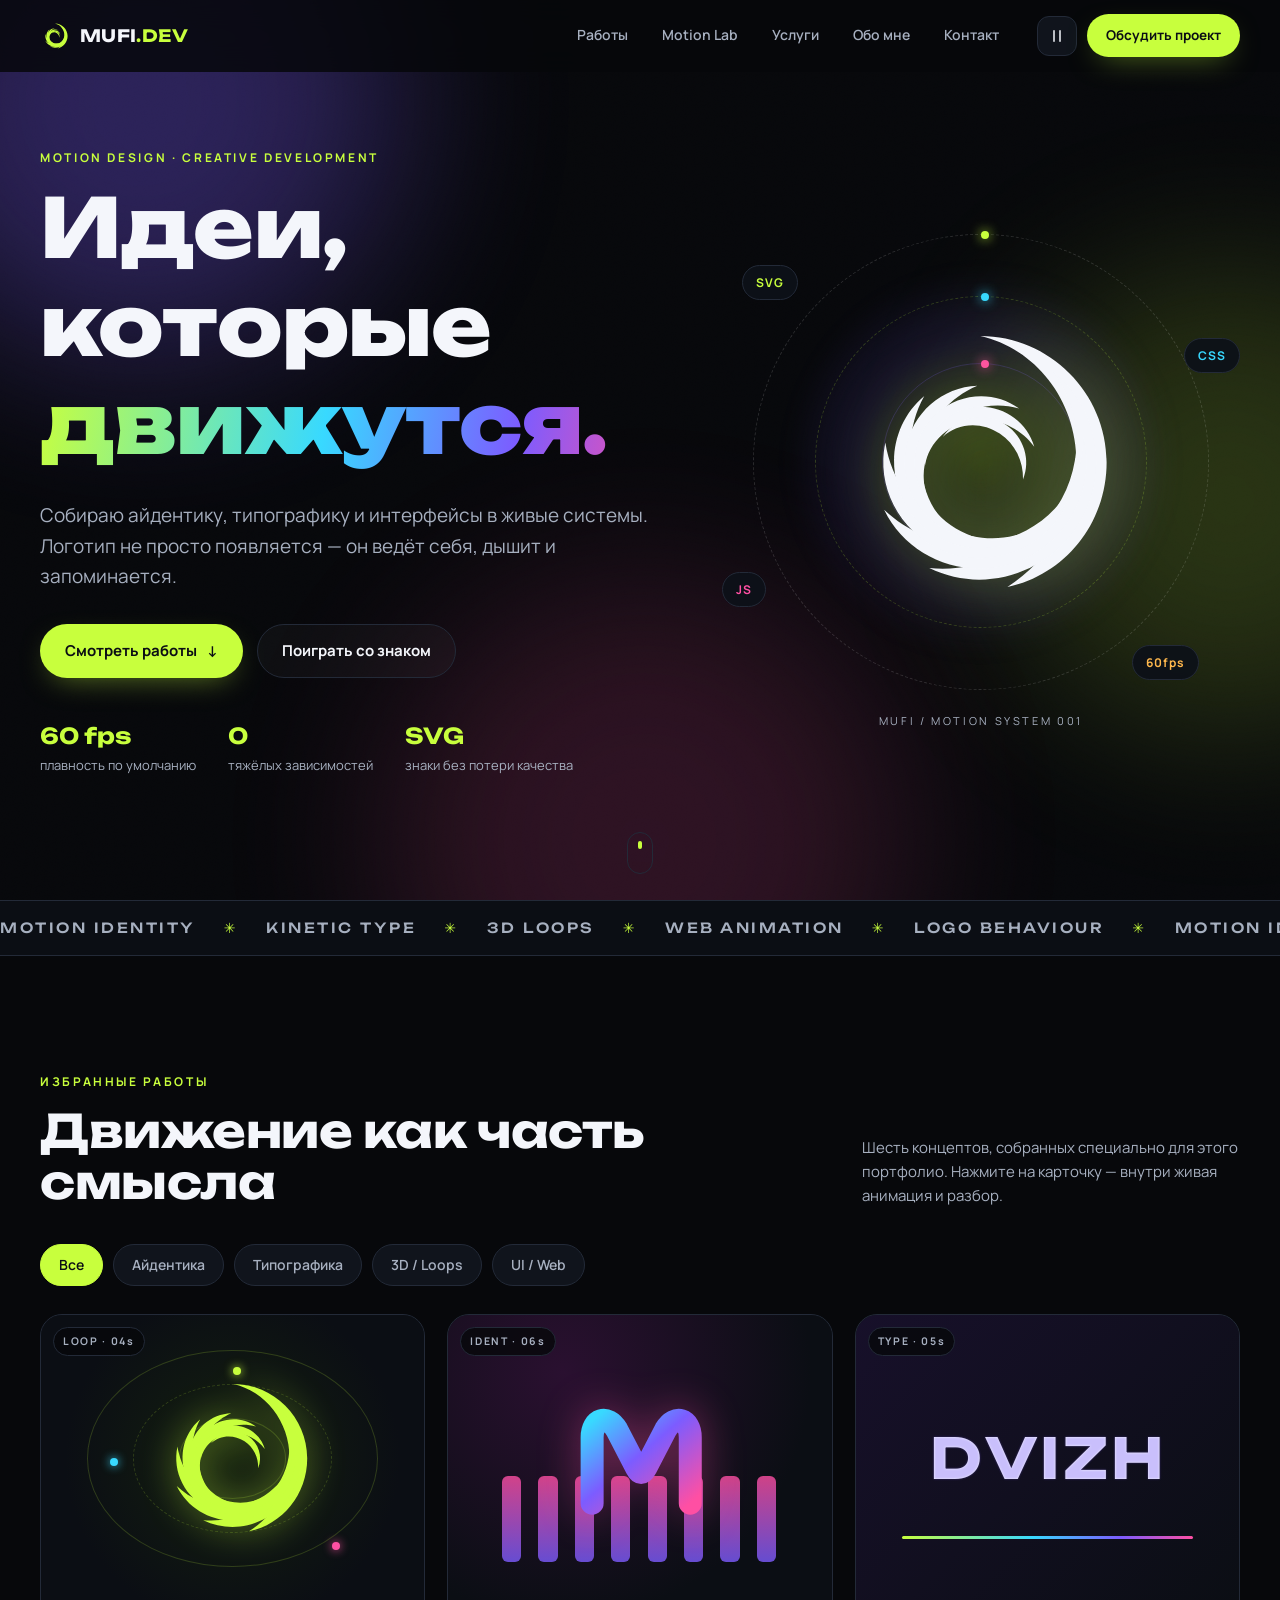
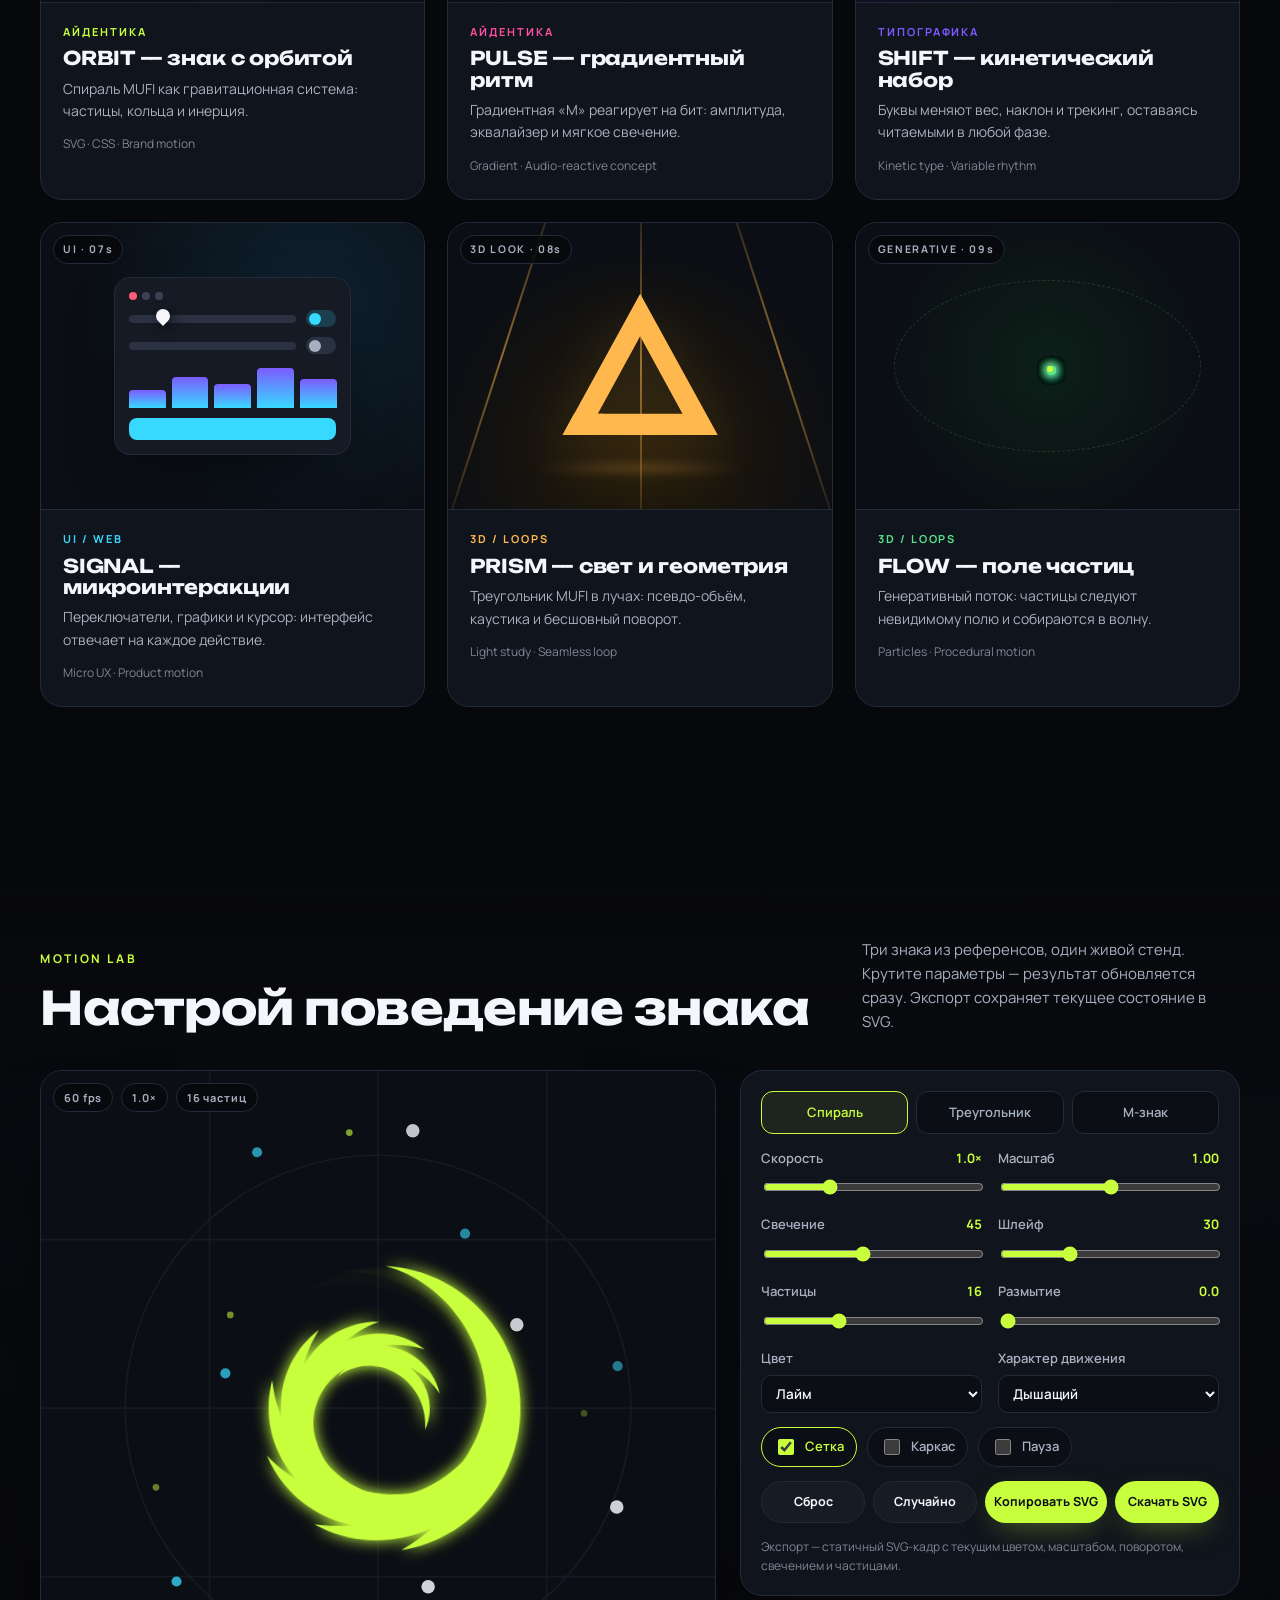
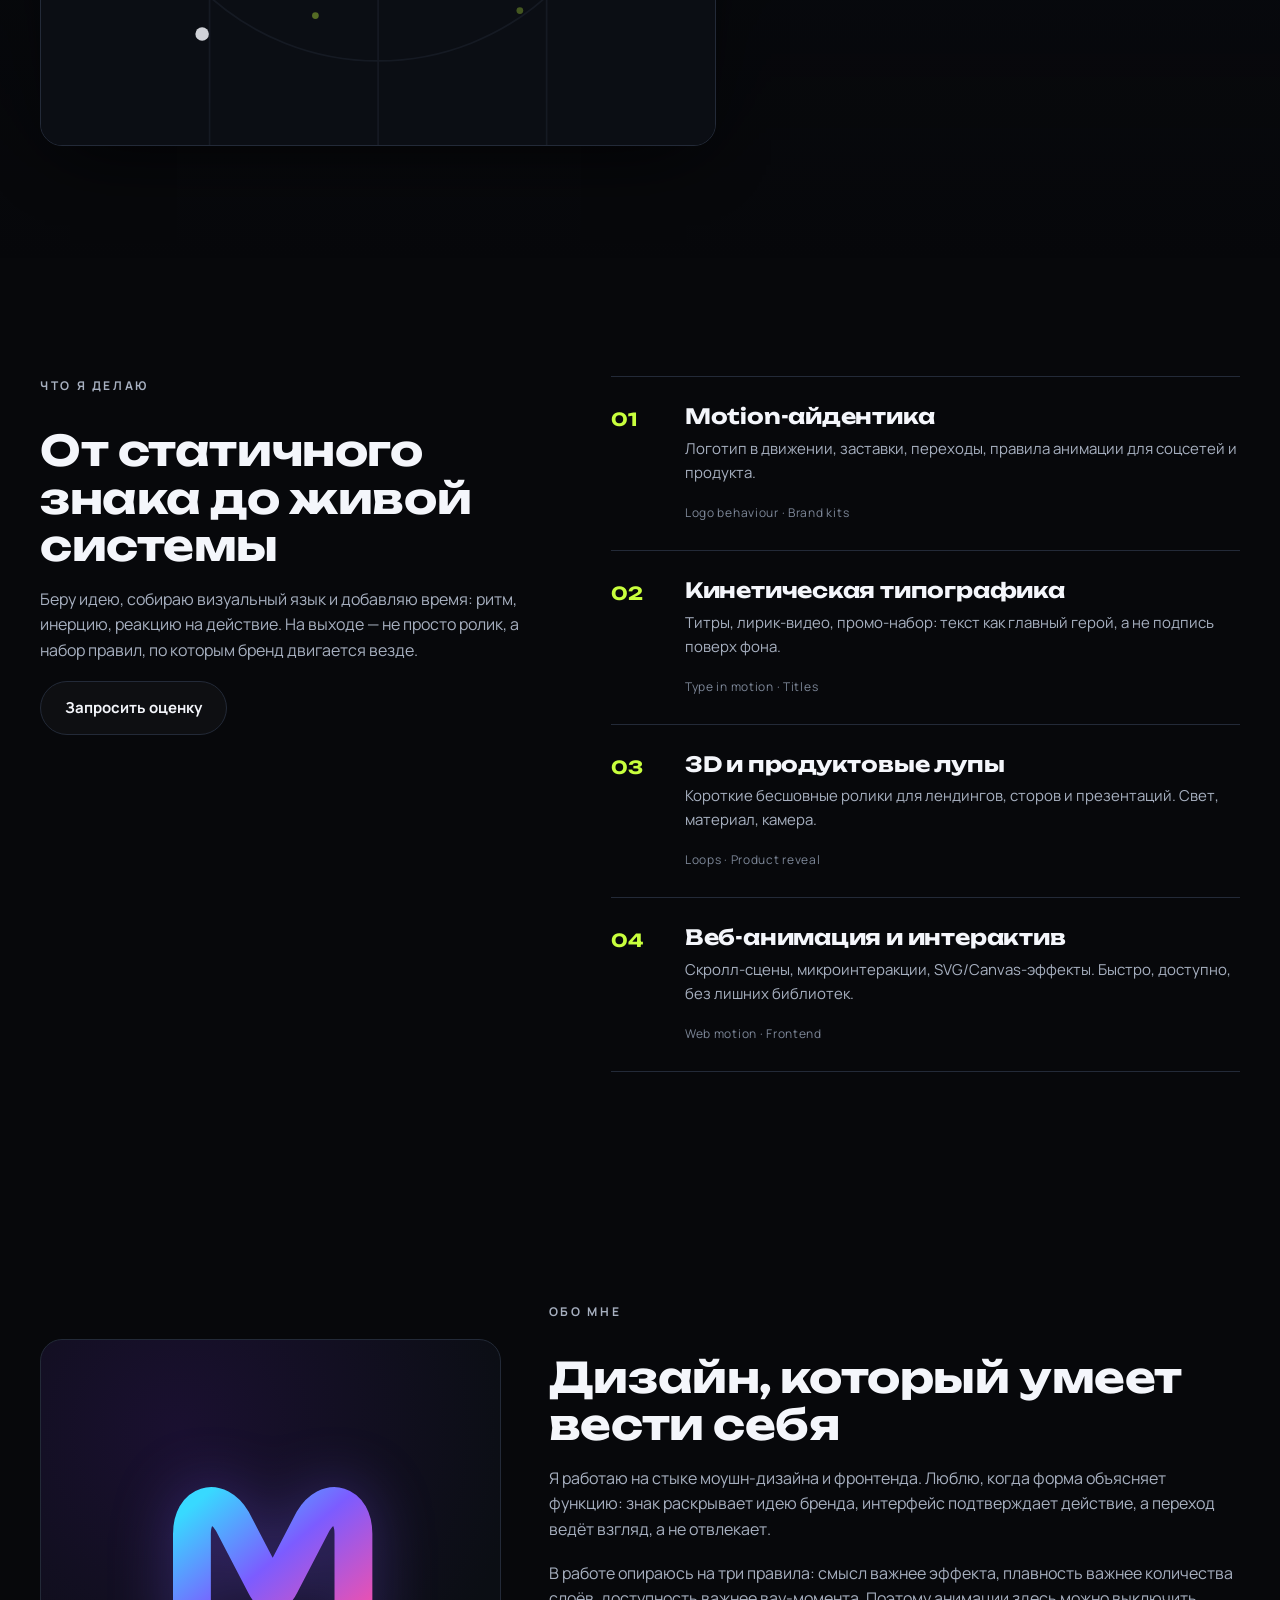
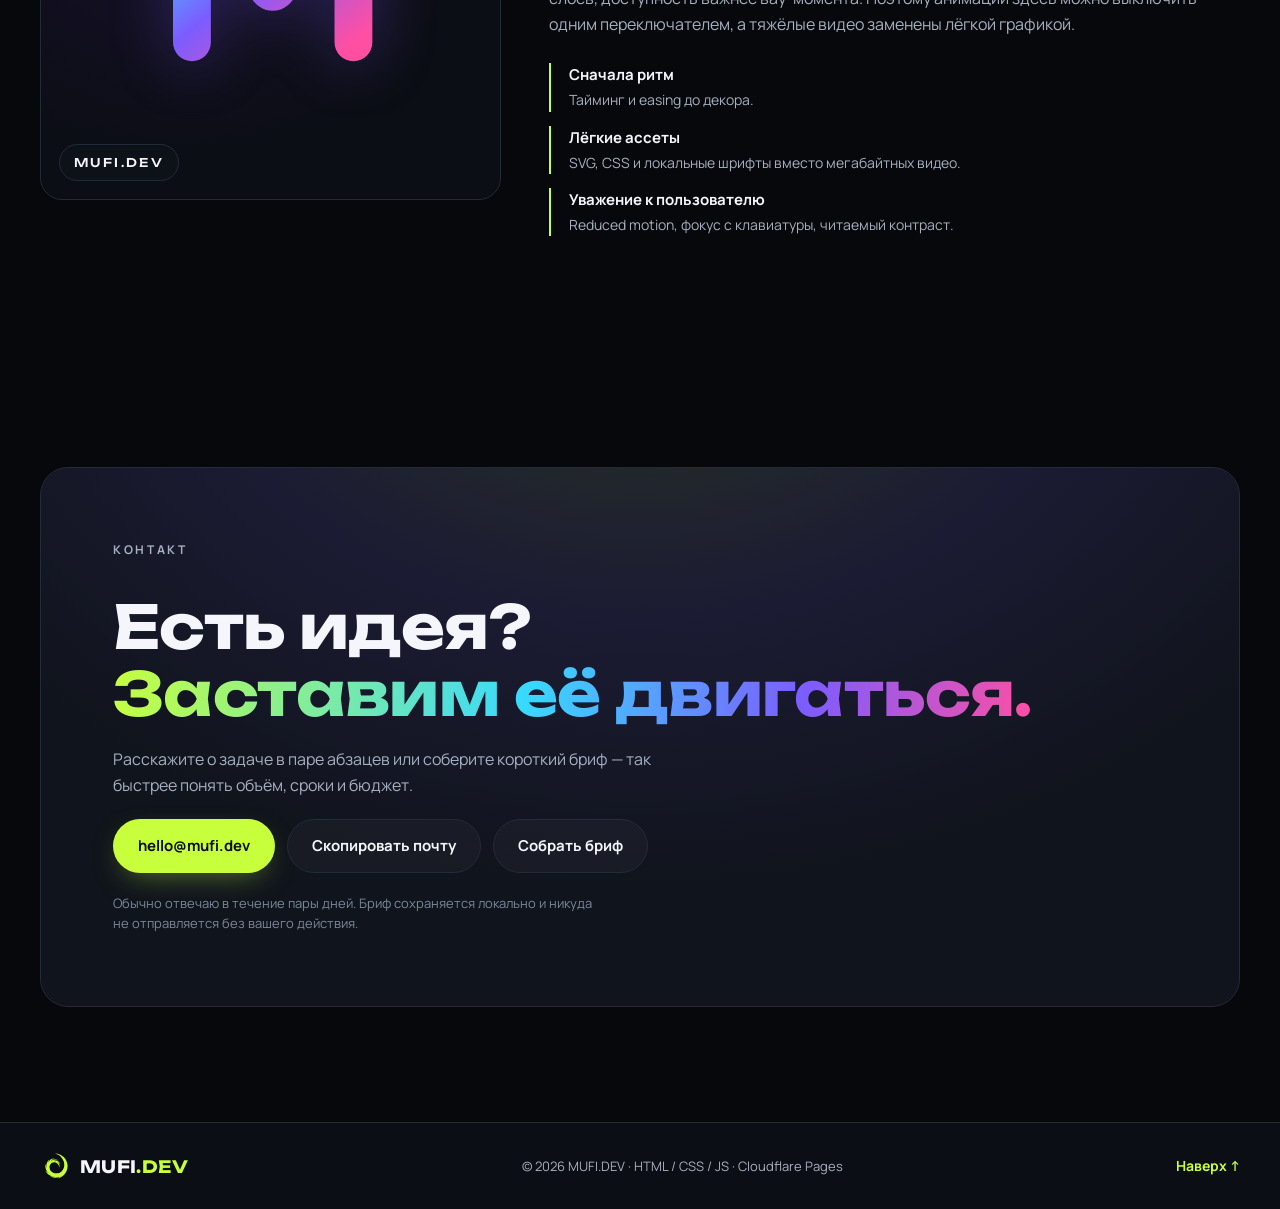
<file: index.html>
<!doctype html>
<html lang="ru">
<head>
  <meta charset="utf-8">
  <meta name="viewport" content="width=device-width, initial-scale=1">
  <title>MUFI.DEV — Motion Design & Creative Development</title>
  <meta name="description" content="Портфолио MUFI.DEV: motion-айдентика, кинетическая типографика, 3D-ролики и веб-анимация. Логотипы, которые двигаются.">
  <meta name="theme-color" content="#07080b">
  <meta property="og:title" content="MUFI.DEV — идеи, которые движутся">
  <meta property="og:description" content="Motion design, creative development и анимированные логотипы.">
  <meta property="og:type" content="website">
  <meta property="og:image" content="assets/img/og.svg">
  <link rel="icon" href="assets/img/favicon.svg" type="image/svg+xml">
  <link rel="preload" href="assets/fonts/unbounded-800-latin.woff2" as="font" type="font/woff2" crossorigin>
  <link rel="preload" href="assets/fonts/manrope-400-latin.woff2" as="font" type="font/woff2" crossorigin>
  <link rel="stylesheet" href="assets/fonts/fonts.css">
  <link rel="stylesheet" href="assets/css/style.css">
  <script defer src="assets/js/main.js"></script>
</head>
<body class="is-loading">
  <a class="skip-link" href="#main">К содержимому</a>

  <!-- Загрузочный экран: лепестки знака собираются в спираль -->
  <div class="loader" id="loader" role="status" aria-label="Загрузка сайта">
    <svg class="loader-mark" viewBox="0 0 200 200" aria-hidden="true">
      <g class="loader-blades">
        <g class="blade" style="--i:0"><use href="#blade" transform="rotate(0 100 100)"/></g>
        <g class="blade" style="--i:1"><use href="#blade" transform="rotate(38 100 100) translate(100 100) scale(.92) translate(-100 -100)"/></g>
        <g class="blade" style="--i:2"><use href="#blade" transform="rotate(76 100 100) translate(100 100) scale(.84) translate(-100 -100)"/></g>
        <g class="blade" style="--i:3"><use href="#blade" transform="rotate(114 100 100) translate(100 100) scale(.76) translate(-100 -100)"/></g>
        <g class="blade" style="--i:4"><use href="#blade" transform="rotate(152 100 100) translate(100 100) scale(.68) translate(-100 -100)"/></g>
        <g class="blade" style="--i:5"><use href="#blade" transform="rotate(190 100 100) translate(100 100) scale(.60) translate(-100 -100)"/></g>
        <g class="blade" style="--i:6"><use href="#blade" transform="rotate(228 100 100) translate(100 100) scale(.52) translate(-100 -100)"/></g>
        <g class="blade" style="--i:7"><use href="#blade" transform="rotate(266 100 100) translate(100 100) scale(.44) translate(-100 -100)"/></g>
        <g class="blade" style="--i:8"><use href="#blade" transform="rotate(304 100 100) translate(100 100) scale(.36) translate(-100 -100)"/></g>
      </g>
    </svg>
    <span class="loader-word">MUFI.DEV</span>
    <span class="loader-bar"><i></i></span>
  </div>

  <!-- Общие SVG-знаки -->
  <svg class="svg-defs" aria-hidden="true" focusable="false">
    <defs>
      <path id="blade" d="M100 16 C146 16 184 54 184 100 C184 141 156 175 118 183 C146 165 164 135 164 100 C164 58 136 24 100 16 Z"/>
      <linearGradient id="m-gradient" x1="0" y1="0" x2="1" y2="1">
        <stop offset="0" stop-color="#38d9ff"/>
        <stop offset=".45" stop-color="#7c5cff"/>
        <stop offset="1" stop-color="#ff4fa3"/>
      </linearGradient>
      <symbol id="logo-swirl" viewBox="0 0 200 200">
        <use href="#blade" transform="rotate(0 100 100)"/>
        <use href="#blade" transform="rotate(38 100 100) translate(100 100) scale(.92) translate(-100 -100)"/>
        <use href="#blade" transform="rotate(76 100 100) translate(100 100) scale(.84) translate(-100 -100)"/>
        <use href="#blade" transform="rotate(114 100 100) translate(100 100) scale(.76) translate(-100 -100)"/>
        <use href="#blade" transform="rotate(152 100 100) translate(100 100) scale(.68) translate(-100 -100)"/>
        <use href="#blade" transform="rotate(190 100 100) translate(100 100) scale(.60) translate(-100 -100)"/>
        <use href="#blade" transform="rotate(228 100 100) translate(100 100) scale(.52) translate(-100 -100)"/>
        <use href="#blade" transform="rotate(266 100 100) translate(100 100) scale(.44) translate(-100 -100)"/>
        <use href="#blade" transform="rotate(304 100 100) translate(100 100) scale(.36) translate(-100 -100)"/>
      </symbol>
      <symbol id="logo-triangle" viewBox="0 0 200 200">
        <path fill-rule="evenodd" d="M100 18 L188 178 H12 Z M100 66 L52 154 H148 Z"/>
        <path d="M12 178 H70 L58 154 H25 Z" opacity=".9"/>
      </symbol>
      <symbol id="logo-m" viewBox="0 0 200 200">
        <path d="M38 158 V72 C38 48 58 42 70 62 L96 112 C100 120 104 120 108 112 L134 62 C146 42 166 48 166 72 V158"
              fill="none" stroke="url(#m-gradient)" stroke-width="30" stroke-linecap="round" stroke-linejoin="round"/>
      </symbol>
      <filter id="lab-glow" x="-60%" y="-60%" width="220%" height="220%">
        <feGaussianBlur stdDeviation="6" result="b"/>
        <feMerge><feMergeNode in="b"/><feMergeNode in="SourceGraphic"/></feMerge>
      </filter>
    </defs>
  </svg>

  <div class="grain" aria-hidden="true"></div>
  <div class="ambient" aria-hidden="true">
    <span class="orb orb-a"></span>
    <span class="orb orb-b"></span>
    <span class="orb orb-c"></span>
  </div>

  <header class="site-header" id="site-header">
    <div class="container header-inner">
      <a class="brand" href="#top" aria-label="MUFI.DEV — наверх">
        <svg viewBox="0 0 200 200" aria-hidden="true"><use href="#logo-swirl"/></svg>
        <span>MUFI<b>.DEV</b></span>
      </a>
      <button class="nav-toggle" id="nav-toggle" aria-expanded="false" aria-controls="site-nav">
        <span></span><span></span><span></span>
        <span class="sr-only">Меню</span>
      </button>
      <nav class="site-nav" id="site-nav" aria-label="Основная навигация">
        <a href="#works">Работы</a>
        <a href="#lab">Motion Lab</a>
        <a href="#services">Услуги</a>
        <a href="#about">Обо мне</a>
        <a href="#contact">Контакт</a>
      </nav>
      <div class="header-actions">
        <button class="icon-btn" id="motion-toggle" aria-pressed="true" title="Включить или выключить анимации">
          <svg viewBox="0 0 24 24" aria-hidden="true"><path class="ic-pause" d="M8 5v14M16 5v14"/><path class="ic-play" d="M8 5l11 7-11 7z"/></svg>
          <span class="sr-only">Анимации</span>
        </button>
        <a class="btn btn-primary btn-sm" href="#contact">Обсудить проект</a>
      </div>
    </div>
    <span class="scroll-progress" id="scroll-progress"></span>
  </header>

  <main id="main">
    <span id="top"></span>

    <section class="hero section" id="hero" data-section>
      <div class="container hero-grid">
        <div class="hero-copy">
          <p class="eyebrow reveal">Motion design · Creative development</p>
          <h1 class="hero-title" aria-label="Идеи, которые движутся">
            <span class="line"><i>Идеи,</i></span>
            <span class="line"><i>которые</i></span>
            <span class="line"><i class="grad">движутся.</i></span>
          </h1>
          <p class="lead reveal">Собираю айдентику, типографику и интерфейсы в живые системы. Логотип не просто появляется — он ведёт себя, дышит и запоминается.</p>
          <div class="hero-cta reveal">
            <a class="btn btn-primary" href="#works">Смотреть работы <span aria-hidden="true">↓</span></a>
            <a class="btn btn-ghost" href="#lab">Поиграть со знаком</a>
          </div>
          <ul class="hero-stats reveal" aria-label="Коротко о подходе">
            <li><b>60 fps</b><span>плавность по умолчанию</span></li>
            <li><b>0</b><span>тяжёлых зависимостей</span></li>
            <li><b>SVG</b><span>знаки без потери качества</span></li>
          </ul>
        </div>

        <div class="hero-stage reveal" data-parallax="0.12" aria-label="Анимированный знак MUFI">
          <div class="stage-glow"></div>
          <span class="ring ring-1"></span>
          <span class="ring ring-2"></span>
          <span class="ring ring-3"></span>
          <svg class="hero-logo" viewBox="0 0 200 200" aria-hidden="true"><use href="#logo-swirl"/></svg>
          <span class="chip chip-a">SVG</span>
          <span class="chip chip-b">CSS</span>
          <span class="chip chip-c">JS</span>
          <span class="chip chip-d">60fps</span>
          <span class="stage-caption">MUFI / MOTION SYSTEM 001</span>
        </div>
      </div>
      <a class="scroll-cue" href="#works" aria-label="К работам"><span></span></a>
    </section>

    <div class="marquee" aria-hidden="true">
      <div class="marquee-track">
        <div class="marquee-group"><span>MOTION IDENTITY</span><i>✳</i><span>KINETIC TYPE</span><i>✳</i><span>3D LOOPS</span><i>✳</i><span>WEB ANIMATION</span><i>✳</i><span>LOGO BEHAVIOUR</span><i>✳</i></div>
        <div class="marquee-group"><span>MOTION IDENTITY</span><i>✳</i><span>KINETIC TYPE</span><i>✳</i><span>3D LOOPS</span><i>✳</i><span>WEB ANIMATION</span><i>✳</i><span>LOGO BEHAVIOUR</span><i>✳</i></div>
      </div>
    </div>

    <section class="section works" id="works" data-section>
      <div class="container">
        <div class="section-head reveal">
          <div>
            <p class="eyebrow">Избранные работы</p>
            <h2>Движение как часть смысла</h2>
          </div>
          <p class="section-note">Шесть концептов, собранных специально для этого портфолио. Нажмите на карточку — внутри живая анимация и разбор.</p>
        </div>

        <div class="filters reveal" role="group" aria-label="Фильтр работ">
          <button class="filter is-active" data-filter="all" aria-pressed="true">Все</button>
          <button class="filter" data-filter="identity" aria-pressed="false">Айдентика</button>
          <button class="filter" data-filter="type" aria-pressed="false">Типографика</button>
          <button class="filter" data-filter="3d" aria-pressed="false">3D / Loops</button>
          <button class="filter" data-filter="ui" aria-pressed="false">UI / Web</button>
        </div>

        <div class="works-grid" id="works-grid">
          <article class="work-card reveal" data-project="orbit" data-category="identity" style="--accent:#c8ff3d" role="button" tabindex="0" aria-haspopup="dialog">
            <div class="work-preview preview-orbit" aria-hidden="true">
              <span class="po-ring r1"></span><span class="po-ring r2"></span><span class="po-ring r3"></span>
              <svg viewBox="0 0 200 200"><use href="#logo-swirl"/></svg>
              <span class="po-dot d1"></span><span class="po-dot d2"></span><span class="po-dot d3"></span>
              <span class="preview-tag">LOOP · 04s</span>
            </div>
            <div class="work-meta">
              <span class="work-cat">Айдентика</span>
              <h3>ORBIT — знак с орбитой</h3>
              <p>Спираль MUFI как гравитационная система: частицы, кольца и инерция.</p>
              <span class="work-tags">SVG · CSS · Brand motion</span>
            </div>
          </article>

          <article class="work-card reveal" data-project="pulse" data-category="identity" style="--accent:#ff4fa3" role="button" tabindex="0" aria-haspopup="dialog">
            <div class="work-preview preview-pulse" aria-hidden="true">
              <svg class="pp-m" viewBox="0 0 200 200"><use href="#logo-m"/></svg>
              <span class="pp-bar" style="--i:0"></span><span class="pp-bar" style="--i:1"></span><span class="pp-bar" style="--i:2"></span><span class="pp-bar" style="--i:3"></span><span class="pp-bar" style="--i:4"></span><span class="pp-bar" style="--i:5"></span><span class="pp-bar" style="--i:6"></span><span class="pp-bar" style="--i:7"></span>
              <span class="preview-tag">IDENT · 06s</span>
            </div>
            <div class="work-meta">
              <span class="work-cat">Айдентика</span>
              <h3>PULSE — градиентный ритм</h3>
              <p>Градиентная «M» реагирует на бит: амплитуда, эквалайзер и мягкое свечение.</p>
              <span class="work-tags">Gradient · Audio-reactive concept</span>
            </div>
          </article>

          <article class="work-card reveal" data-project="shift" data-category="type" style="--accent:#7c5cff" role="button" tabindex="0" aria-haspopup="dialog">
            <div class="work-preview preview-shift" aria-hidden="true">
              <span class="ps-word"><b style="--i:0">D</b><b style="--i:1">V</b><b style="--i:2">I</b><b style="--i:3">Z</b><b style="--i:4">H</b></span>
              <span class="ps-word ghost"><b style="--i:0">D</b><b style="--i:1">V</b><b style="--i:2">I</b><b style="--i:3">Z</b><b style="--i:4">H</b></span>
              <span class="ps-line"></span>
              <span class="preview-tag">TYPE · 05s</span>
            </div>
            <div class="work-meta">
              <span class="work-cat">Типографика</span>
              <h3>SHIFT — кинетический набор</h3>
              <p>Буквы меняют вес, наклон и трекинг, оставаясь читаемыми в любой фазе.</p>
              <span class="work-tags">Kinetic type · Variable rhythm</span>
            </div>
          </article>

          <article class="work-card reveal" data-project="signal" data-category="ui" style="--accent:#38d9ff" role="button" tabindex="0" aria-haspopup="dialog">
            <div class="work-preview preview-signal" aria-hidden="true">
              <div class="ps-card">
                <span class="psu-head"><i></i><i></i><i></i></span>
                <span class="psu-row"><em></em><b class="psu-toggle on"></b></span>
                <span class="psu-row"><em></em><b class="psu-toggle"></b></span>
                <span class="psu-chart"><i style="--h:40%"></i><i style="--h:70%"></i><i style="--h:55%"></i><i style="--h:90%"></i><i style="--h:65%"></i></span>
                <span class="psu-btn"></span>
              </div>
              <span class="psu-cursor"></span>
              <span class="preview-tag">UI · 07s</span>
            </div>
            <div class="work-meta">
              <span class="work-cat">UI / Web</span>
              <h3>SIGNAL — микроинтеракции</h3>
              <p>Переключатели, графики и курсор: интерфейс отвечает на каждое действие.</p>
              <span class="work-tags">Micro UX · Product motion</span>
            </div>
          </article>

          <article class="work-card reveal" data-project="prism" data-category="3d" style="--accent:#ffb84d" role="button" tabindex="0" aria-haspopup="dialog">
            <div class="work-preview preview-prism" aria-hidden="true">
              <span class="pr-beam b1"></span><span class="pr-beam b2"></span><span class="pr-beam b3"></span>
              <svg viewBox="0 0 200 200"><use href="#logo-triangle"/></svg>
              <span class="pr-floor"></span>
              <span class="preview-tag">3D LOOK · 08s</span>
            </div>
            <div class="work-meta">
              <span class="work-cat">3D / Loops</span>
              <h3>PRISM — свет и геометрия</h3>
              <p>Треугольник MUFI в лучах: псевдо-объём, каустика и бесшовный поворот.</p>
              <span class="work-tags">Light study · Seamless loop</span>
            </div>
          </article>

          <article class="work-card reveal" data-project="flow" data-category="3d" style="--accent:#57e389" role="button" tabindex="0" aria-haspopup="dialog">
            <div class="work-preview preview-flow" aria-hidden="true">
              <span class="pf-dot" style="--i:0"></span><span class="pf-dot" style="--i:1"></span><span class="pf-dot" style="--i:2"></span><span class="pf-dot" style="--i:3"></span><span class="pf-dot" style="--i:4"></span><span class="pf-dot" style="--i:5"></span><span class="pf-dot" style="--i:6"></span><span class="pf-dot" style="--i:7"></span><span class="pf-dot" style="--i:8"></span><span class="pf-dot" style="--i:9"></span><span class="pf-dot" style="--i:10"></span><span class="pf-dot" style="--i:11"></span>
              <span class="pf-line"></span>
              <span class="preview-tag">GENERATIVE · 09s</span>
            </div>
            <div class="work-meta">
              <span class="work-cat">3D / Loops</span>
              <h3>FLOW — поле частиц</h3>
              <p>Генеративный поток: частицы следуют невидимому полю и собираются в волну.</p>
              <span class="work-tags">Particles · Procedural motion</span>
            </div>
          </article>
        </div>
        <p class="works-empty" id="works-empty" hidden>В этой категории пока пусто. Выберите другую.</p>
      </div>
    </section>

    <section class="section lab" id="lab" data-section>
      <div class="container">
        <div class="section-head reveal">
          <div>
            <p class="eyebrow">Motion Lab</p>
            <h2>Настрой поведение знака</h2>
          </div>
          <p class="section-note">Три знака из референсов, один живой стенд. Крутите параметры — результат обновляется сразу. Экспорт сохраняет текущее состояние в SVG.</p>
        </div>

        <div class="lab-layout reveal">
          <div class="lab-stage" id="lab-stage">
            <svg id="lab-svg" viewBox="0 0 400 400" role="img" aria-label="Интерактивный предпросмотр логотипа">
              <defs>
                <filter id="lab-glow-live" x="-60%" y="-60%" width="220%" height="220%">
                  <feGaussianBlur id="lab-soft-blur" in="SourceGraphic" stdDeviation="0" result="soft"/>
                  <feGaussianBlur id="lab-glow-blur" in="soft" stdDeviation="6" result="b"/>
                  <feMerge><feMergeNode in="b"/><feMergeNode in="soft"/></feMerge>
                </filter>
                <symbol id="lab-m" viewBox="0 0 200 200">
                  <path d="M38 158 V72 C38 48 58 42 70 62 L96 112 C100 120 104 120 108 112 L134 62 C146 42 166 48 166 72 V158"
                        fill="none" stroke="currentColor" stroke-width="30" stroke-linecap="round" stroke-linejoin="round"/>
                </symbol>
              </defs>
              <rect width="400" height="400" fill="#0b0e14"/>
              <g id="lab-grid" opacity=".35">
                <path d="M0 100H400M0 200H400M0 300H400M100 0V400M200 0V400M300 0V400" stroke="#2a3140" stroke-width="1"/>
                <circle cx="200" cy="200" r="150" fill="none" stroke="#2a3140"/>
              </g>
              <g id="lab-particles"></g>
              <g id="lab-ghosts" opacity=".3">
                <use id="lab-ghost-2" href="#logo-swirl" x="100" y="100" width="200" height="200"/>
                <use id="lab-ghost-1" href="#logo-swirl" x="100" y="100" width="200" height="200"/>
              </g>
              <g id="lab-logo" filter="url(#lab-glow-live)">
                <use id="lab-mark" href="#logo-swirl" x="100" y="100" width="200" height="200"/>
              </g>
            </svg>
            <div class="lab-hud">
              <span id="hud-fps">60 fps</span>
              <span id="hud-speed">1.0×</span>
              <span id="hud-count">16 частиц</span>
            </div>
          </div>

          <aside class="lab-controls" aria-label="Параметры анимации">
            <div class="lab-tabs" role="group" aria-label="Выбор знака">
              <button class="lab-tab is-active" data-mark="logo-swirl" aria-pressed="true">Спираль</button>
              <button class="lab-tab" data-mark="logo-triangle" aria-pressed="false">Треугольник</button>
              <button class="lab-tab" data-mark="lab-m" aria-pressed="false">M-знак</button>
            </div>

            <label class="control">
              <span>Скорость <output id="out-speed">1.0×</output></span>
              <input type="range" id="ctl-speed" min="0.2" max="3" step="0.1" value="1">
            </label>
            <label class="control">
              <span>Масштаб <output id="out-scale">1.00</output></span>
              <input type="range" id="ctl-scale" min="0.5" max="1.5" step="0.05" value="1">
            </label>
            <label class="control">
              <span>Свечение <output id="out-glow">45</output></span>
              <input type="range" id="ctl-glow" min="0" max="100" step="1" value="45">
            </label>
            <label class="control">
              <span>Шлейф <output id="out-trail">30</output></span>
              <input type="range" id="ctl-trail" min="0" max="100" step="1" value="30">
            </label>
            <label class="control">
              <span>Частицы <output id="out-particles">16</output></span>
              <input type="range" id="ctl-particles" min="0" max="48" step="1" value="16">
            </label>
            <label class="control">
              <span>Размытие <output id="out-blur">0.0</output></span>
              <input type="range" id="ctl-blur" min="0" max="6" step="0.1" value="0">
            </label>
            <label class="control">
              <span>Цвет</span>
              <select id="ctl-theme">
                <option value="#c8ff3d">Лайм</option>
                <option value="#7c5cff">Фиолетовый</option>
                <option value="#38d9ff">Циан</option>
                <option value="#ff4fa3">Маджента</option>
                <option value="#ffb84d">Янтарь</option>
              </select>
            </label>
            <label class="control">
              <span>Характер движения</span>
              <select id="ctl-easing">
                <option value="linear">Ровный</option>
                <option value="sine" selected>Дышащий</option>
                <option value="elastic">Упругий</option>
              </select>
            </label>

            <div class="control-toggles">
              <label class="toggle"><input type="checkbox" id="ctl-grid" checked><span>Сетка</span></label>
              <label class="toggle"><input type="checkbox" id="ctl-wire"><span>Каркас</span></label>
              <label class="toggle"><input type="checkbox" id="ctl-pause"><span>Пауза</span></label>
            </div>

            <div class="lab-actions">
              <button class="btn btn-ghost btn-sm" id="lab-reset">Сброс</button>
              <button class="btn btn-ghost btn-sm" id="lab-random">Случайно</button>
              <button class="btn btn-primary btn-sm" id="lab-copy">Копировать SVG</button>
              <button class="btn btn-primary btn-sm" id="lab-download">Скачать SVG</button>
            </div>
            <p class="lab-note">Экспорт — статичный SVG-кадр с текущим цветом, масштабом, поворотом, свечением и частицами.</p>
          </aside>
        </div>
      </div>
    </section>

    <section class="section services" id="services" data-section>
      <div class="container services-grid">
        <div class="services-intro reveal">
          <p class="eyebrow">Что я делаю</p>
          <h2>От статичного знака до живой системы</h2>
          <p>Беру идею, собираю визуальный язык и добавляю время: ритм, инерцию, реакцию на действие. На выходе — не просто ролик, а набор правил, по которым бренд двигается везде.</p>
          <a class="btn btn-ghost" href="#contact">Запросить оценку</a>
        </div>
        <ol class="service-list">
          <li class="service-row reveal">
            <span class="service-num">01</span>
            <div><h3>Motion-айдентика</h3><p>Логотип в движении, заставки, переходы, правила анимации для соцсетей и продукта.</p></div>
            <span class="service-tags">Logo behaviour · Brand kits</span>
          </li>
          <li class="service-row reveal">
            <span class="service-num">02</span>
            <div><h3>Кинетическая типографика</h3><p>Титры, лирик-видео, промо-набор: текст как главный герой, а не подпись поверх фона.</p></div>
            <span class="service-tags">Type in motion · Titles</span>
          </li>
          <li class="service-row reveal">
            <span class="service-num">03</span>
            <div><h3>3D и продуктовые лупы</h3><p>Короткие бесшовные ролики для лендингов, сторов и презентаций. Свет, материал, камера.</p></div>
            <span class="service-tags">Loops · Product reveal</span>
          </li>
          <li class="service-row reveal">
            <span class="service-num">04</span>
            <div><h3>Веб-анимация и интерактив</h3><p>Скролл-сцены, микроинтеракции, SVG/Canvas-эффекты. Быстро, доступно, без лишних библиотек.</p></div>
            <span class="service-tags">Web motion · Frontend</span>
          </li>
        </ol>
      </div>
    </section>

    <section class="section about" id="about" data-section>
      <div class="container about-grid">
        <div class="about-card reveal" aria-hidden="true">
          <svg viewBox="0 0 200 200"><use href="#logo-m"/></svg>
          <span class="about-badge">MUFI.DEV</span>
        </div>
        <div class="about-copy reveal">
          <p class="eyebrow">Обо мне</p>
          <h2>Дизайн, который умеет вести себя</h2>
          <p>Я работаю на стыке моушн-дизайна и фронтенда. Люблю, когда форма объясняет функцию: знак раскрывает идею бренда, интерфейс подтверждает действие, а переход ведёт взгляд, а не отвлекает.</p>
          <p>В работе опираюсь на три правила: смысл важнее эффекта, плавность важнее количества слоёв, доступность важнее вау-момента. Поэтому анимации здесь можно выключить одним переключателем, а тяжёлые видео заменены лёгкой графикой.</p>
          <ul class="principles">
            <li><b>Сначала ритм</b><span>Тайминг и easing до декора.</span></li>
            <li><b>Лёгкие ассеты</b><span>SVG, CSS и локальные шрифты вместо мегабайтных видео.</span></li>
            <li><b>Уважение к пользователю</b><span>Reduced motion, фокус с клавиатуры, читаемый контраст.</span></li>
          </ul>
        </div>
      </div>
    </section>

    <section class="section contact" id="contact" data-section>
      <div class="container">
        <div class="contact-card reveal">
          <div class="contact-glow" aria-hidden="true"></div>
          <p class="eyebrow">Контакт</p>
          <h2>Есть идея?<br><span class="grad">Заставим её двигаться.</span></h2>
          <p>Расскажите о задаче в паре абзацев или соберите короткий бриф — так быстрее понять объём, сроки и бюджет.</p>
          <div class="contact-actions">
            <a class="btn btn-primary" id="mail-link" href="mailto:hello@mufi.dev?subject=Проект%20для%20MUFI.DEV">hello@mufi.dev</a>
            <button class="btn btn-ghost" id="copy-email">Скопировать почту</button>
            <button class="btn btn-ghost" id="open-brief">Собрать бриф</button>
          </div>
          <p class="contact-note">Обычно отвечаю в течение пары дней. Бриф сохраняется локально и никуда не отправляется без вашего действия.</p>
        </div>
      </div>
    </section>
  </main>

  <footer class="site-footer">
    <div class="container footer-inner">
      <a class="brand" href="#top">
        <svg viewBox="0 0 200 200" aria-hidden="true"><use href="#logo-swirl"/></svg>
        <span>MUFI<b>.DEV</b></span>
      </a>
      <p>© <span id="year">2026</span> MUFI.DEV · HTML / CSS / JS · Cloudflare Pages</p>
      <a class="to-top" href="#top">Наверх ↑</a>
    </div>
  </footer>

  <!-- Модалка работы -->
  <dialog class="project-dialog" id="project-dialog" aria-labelledby="project-title">
    <button class="dialog-close" id="project-close" aria-label="Закрыть">×</button>
    <div class="project-dialog-preview" id="project-preview"></div>
    <div class="project-dialog-body">
      <span class="work-cat" id="project-cat"></span>
      <h3 id="project-title"></h3>
      <p id="project-desc"></p>
      <dl class="project-facts">
        <div><dt>Роль</dt><dd id="project-role"></dd></div>
        <div><dt>Инструменты</dt><dd id="project-tools"></dd></div>
        <div><dt>Формат</dt><dd id="project-format"></dd></div>
      </dl>
      <div class="project-controls" aria-label="Управление анимацией">
        <button class="btn btn-ghost btn-sm" id="project-play" aria-pressed="false">Пауза</button>
        <button class="btn btn-ghost btn-sm" id="project-replay">Сначала</button>
        <label class="inline-select">Скорость
          <select id="project-rate">
            <option value="0.5">0.5×</option>
            <option value="1" selected>1×</option>
            <option value="1.5">1.5×</option>
            <option value="2">2×</option>
          </select>
        </label>
      </div>
      <div class="project-nav">
        <button class="btn btn-ghost btn-sm" id="project-prev">← Предыдущая</button>
        <button class="btn btn-ghost btn-sm" id="project-next">Следующая →</button>
      </div>
    </div>
  </dialog>

  <!-- Бриф -->
  <dialog class="brief-dialog" id="brief-dialog" aria-labelledby="brief-title">
    <button class="dialog-close" id="brief-close" aria-label="Закрыть">×</button>
    <h3 id="brief-title">Короткий бриф</h3>
    <p class="brief-lead">Заполните поля — получите текст письма и файл. Ничего не уходит на сервер.</p>
    <form id="brief-form">
      <label>Имя / компания<input name="name" required autocomplete="organization" placeholder="Как к вам обращаться"></label>
      <label>Тип проекта
        <select name="type">
          <option>Motion-айдентика</option>
          <option>Кинетическая типографика</option>
          <option>3D / продуктовый луп</option>
          <option>Веб-анимация</option>
          <option>Другое</option>
        </select>
      </label>
      <label>Бюджет
        <select name="budget">
          <option>До 50 000 ₽</option>
          <option>50 000–150 000 ₽</option>
          <option>150 000–300 000 ₽</option>
          <option>300 000 ₽+</option>
          <option>Обсудим</option>
        </select>
      </label>
      <label>Сроки<input name="timeline" placeholder="Например: 3–4 недели"></label>
      <label class="brief-wide">Задача<textarea name="task" rows="4" required placeholder="Что нужно сделать, где будет использоваться, есть ли референсы"></textarea></label>
      <div class="brief-actions">
        <button type="submit" class="btn btn-primary">Скачать .txt</button>
        <button type="button" class="btn btn-ghost" id="brief-copy">Скопировать текст</button>
        <a class="btn btn-ghost" id="brief-mail" href="mailto:hello@mufi.dev">Открыть почту</a>
      </div>
    </form>
  </dialog>

  <div class="toast" id="toast" role="status" aria-live="polite"></div>

  <noscript>
    <style>.loader{display:none}.reveal{opacity:1;transform:none}.hero-title i{transform:none}</style>
    <p class="noscript">Для фильтров, Motion Lab и модальных окон включите JavaScript. Контент остаётся доступным.</p>
  </noscript>
</body>
</html>
</file>
<file: assets/fonts/fonts.css>
@font-face{font-family:'Manrope';font-style:normal;font-weight:400;font-display:swap;src:url('manrope-400-cyrillic.woff2') format('woff2');unicode-range:U+0301, U+0400-045F, U+0490-0491, U+04B0-04B1, U+2116;}
@font-face{font-family:'Manrope';font-style:normal;font-weight:400;font-display:swap;src:url('manrope-400-latin.woff2') format('woff2');unicode-range:U+0000-00FF, U+0131, U+0152-0153, U+02BB-02BC, U+02C6, U+02DA, U+02DC, U+0304, U+0308, U+0329, U+2000-206F, U+20AC, U+2122, U+2191, U+2193, U+2212, U+2215, U+FEFF, U+FFFD;}
@font-face{font-family:'Manrope';font-style:normal;font-weight:500;font-display:swap;src:url('manrope-500-cyrillic.woff2') format('woff2');unicode-range:U+0301, U+0400-045F, U+0490-0491, U+04B0-04B1, U+2116;}
@font-face{font-family:'Manrope';font-style:normal;font-weight:500;font-display:swap;src:url('manrope-500-latin.woff2') format('woff2');unicode-range:U+0000-00FF, U+0131, U+0152-0153, U+02BB-02BC, U+02C6, U+02DA, U+02DC, U+0304, U+0308, U+0329, U+2000-206F, U+20AC, U+2122, U+2191, U+2193, U+2212, U+2215, U+FEFF, U+FFFD;}
@font-face{font-family:'Manrope';font-style:normal;font-weight:600;font-display:swap;src:url('manrope-600-cyrillic.woff2') format('woff2');unicode-range:U+0301, U+0400-045F, U+0490-0491, U+04B0-04B1, U+2116;}
@font-face{font-family:'Manrope';font-style:normal;font-weight:600;font-display:swap;src:url('manrope-600-latin.woff2') format('woff2');unicode-range:U+0000-00FF, U+0131, U+0152-0153, U+02BB-02BC, U+02C6, U+02DA, U+02DC, U+0304, U+0308, U+0329, U+2000-206F, U+20AC, U+2122, U+2191, U+2193, U+2212, U+2215, U+FEFF, U+FFFD;}
@font-face{font-family:'Manrope';font-style:normal;font-weight:700;font-display:swap;src:url('manrope-700-cyrillic.woff2') format('woff2');unicode-range:U+0301, U+0400-045F, U+0490-0491, U+04B0-04B1, U+2116;}
@font-face{font-family:'Manrope';font-style:normal;font-weight:700;font-display:swap;src:url('manrope-700-latin.woff2') format('woff2');unicode-range:U+0000-00FF, U+0131, U+0152-0153, U+02BB-02BC, U+02C6, U+02DA, U+02DC, U+0304, U+0308, U+0329, U+2000-206F, U+20AC, U+2122, U+2191, U+2193, U+2212, U+2215, U+FEFF, U+FFFD;}
@font-face{font-family:'Manrope';font-style:normal;font-weight:800;font-display:swap;src:url('manrope-800-cyrillic.woff2') format('woff2');unicode-range:U+0301, U+0400-045F, U+0490-0491, U+04B0-04B1, U+2116;}
@font-face{font-family:'Manrope';font-style:normal;font-weight:800;font-display:swap;src:url('manrope-800-latin.woff2') format('woff2');unicode-range:U+0000-00FF, U+0131, U+0152-0153, U+02BB-02BC, U+02C6, U+02DA, U+02DC, U+0304, U+0308, U+0329, U+2000-206F, U+20AC, U+2122, U+2191, U+2193, U+2212, U+2215, U+FEFF, U+FFFD;}
@font-face{font-family:'Unbounded';font-style:normal;font-weight:500;font-display:swap;src:url('unbounded-500-cyrillic.woff2') format('woff2');unicode-range:U+0301, U+0400-045F, U+0490-0491, U+04B0-04B1, U+2116;}
@font-face{font-family:'Unbounded';font-style:normal;font-weight:500;font-display:swap;src:url('unbounded-500-latin.woff2') format('woff2');unicode-range:U+0000-00FF, U+0131, U+0152-0153, U+02BB-02BC, U+02C6, U+02DA, U+02DC, U+0304, U+0308, U+0329, U+2000-206F, U+20AC, U+2122, U+2191, U+2193, U+2212, U+2215, U+FEFF, U+FFFD;}
@font-face{font-family:'Unbounded';font-style:normal;font-weight:700;font-display:swap;src:url('unbounded-700-cyrillic.woff2') format('woff2');unicode-range:U+0301, U+0400-045F, U+0490-0491, U+04B0-04B1, U+2116;}
@font-face{font-family:'Unbounded';font-style:normal;font-weight:700;font-display:swap;src:url('unbounded-700-latin.woff2') format('woff2');unicode-range:U+0000-00FF, U+0131, U+0152-0153, U+02BB-02BC, U+02C6, U+02DA, U+02DC, U+0304, U+0308, U+0329, U+2000-206F, U+20AC, U+2122, U+2191, U+2193, U+2212, U+2215, U+FEFF, U+FFFD;}
@font-face{font-family:'Unbounded';font-style:normal;font-weight:800;font-display:swap;src:url('unbounded-800-cyrillic.woff2') format('woff2');unicode-range:U+0301, U+0400-045F, U+0490-0491, U+04B0-04B1, U+2116;}
@font-face{font-family:'Unbounded';font-style:normal;font-weight:800;font-display:swap;src:url('unbounded-800-latin.woff2') format('woff2');unicode-range:U+0000-00FF, U+0131, U+0152-0153, U+02BB-02BC, U+02C6, U+02DA, U+02DC, U+0304, U+0308, U+0329, U+2000-206F, U+20AC, U+2122, U+2191, U+2193, U+2212, U+2215, U+FEFF, U+FFFD;}
</file>
<file: assets/css/style.css>
/* =========================================================
   MUFI.DEV — portfolio
   Vanilla CSS. Motion via transform/opacity where possible.
   ========================================================= */

:root {
  --bg: #07080b;
  --bg-2: #0b0e14;
  --surface: #10141c;
  --surface-2: #151a24;
  --overlay: #0d1119f2;
  --scrim: #030407cc;
  --text: #f4f6fb;
  --muted: #a7b0c0;
  --line: #232a38;
  --lime: #c8ff3d;
  --violet: #7c5cff;
  --cyan: #38d9ff;
  --magenta: #ff4fa3;
  --amber: #ffb84d;
  --success: #57e389;
  --warning: #ffb84d;
  --danger: #ff5c7a;
  --info: #38d9ff;
  --grad-brand: linear-gradient(100deg, var(--lime), var(--cyan) 45%, var(--violet) 75%, var(--magenta));
  --font-display: "Unbounded", "Manrope", system-ui, sans-serif;
  --font-body: "Manrope", system-ui, -apple-system, "Segoe UI", sans-serif;
  --header-h: 72px;
  --radius: 22px;
  --radius-sm: 14px;
  --shadow: 0 24px 70px -30px #000000e6;
  --ease: cubic-bezier(.22, .9, .24, 1);
  --ease-out: cubic-bezier(.16, 1, .3, 1);
  color-scheme: dark;
}

* { box-sizing: border-box; }
html { scroll-behavior: smooth; scroll-padding-top: calc(var(--header-h) + 18px); }
body {
  margin: 0;
  background: var(--bg);
  color: var(--text);
  font-family: var(--font-body);
  font-size: 16px;
  line-height: 1.6;
  -webkit-font-smoothing: antialiased;
  overflow-x: hidden;
}
body.is-loading { overflow: hidden; }
body.dialog-open { overflow: hidden; }

/* Scrollbars */
* { scrollbar-width: thin; scrollbar-color: #3a4356 var(--bg-2); }
*::-webkit-scrollbar { width: 10px; height: 10px; }
*::-webkit-scrollbar-track { background: var(--bg-2); }
*::-webkit-scrollbar-thumb { background: #3a4356; border-radius: 8px; border: 2px solid var(--bg-2); }
*::-webkit-scrollbar-thumb:hover { background: var(--lime); }

::selection { background: var(--lime); color: #0b0e14; }
img, svg { display: block; max-width: 100%; }
a { color: inherit; text-decoration: none; }
button { font: inherit; color: inherit; }
h1, h2, h3 { font-family: var(--font-display); line-height: 1.12; margin: 0; letter-spacing: -.01em; }
p { margin: 0; }
ul, ol { margin: 0; padding: 0; list-style: none; }
:focus-visible { outline: 2px solid var(--lime); outline-offset: 3px; border-radius: 6px; }
.sr-only { position: absolute; width: 1px; height: 1px; padding: 0; margin: -1px; overflow: hidden; clip: rect(0 0 0 0); white-space: nowrap; border: 0; }
.svg-defs { position: absolute; width: 0; height: 0; overflow: hidden; }
.container { width: min(1200px, calc(100% - 48px)); margin-inline: auto; }
.section { padding: clamp(72px, 9vw, 128px) 0; position: relative; }
.eyebrow { font-size: 12px; letter-spacing: .22em; text-transform: uppercase; color: var(--lime); font-weight: 700; margin-bottom: 14px; }
.grad { background: var(--grad-brand); -webkit-background-clip: text; background-clip: text; color: transparent; }
.lead { color: var(--muted); font-size: clamp(16px, 1.6vw, 19px); max-width: 56ch; }
.section-head { display: flex; justify-content: space-between; align-items: flex-end; gap: 32px; margin-bottom: 36px; }
.section-head h2 { font-size: clamp(28px, 4vw, 46px); max-width: 18ch; }
.section-note { color: var(--muted); max-width: 42ch; font-size: 15px; }

.skip-link { position: fixed; top: -60px; left: 16px; z-index: 200; background: var(--lime); color: #0b0e14; padding: 10px 16px; border-radius: 10px; font-weight: 700; transition: top .2s; }
.skip-link:focus { top: 12px; }

/* ---------- Loader ---------- */
.loader {
  position: fixed; inset: 0; z-index: 150; display: grid; place-content: center; justify-items: center; gap: 18px;
  background: radial-gradient(60% 60% at 50% 40%, #101722, var(--bg) 70%);
  transition: opacity .5s var(--ease), visibility .5s;
}
.loader.is-done { opacity: 0; visibility: hidden; pointer-events: none; }
.loader-mark { width: 132px; height: 132px; fill: var(--text); filter: drop-shadow(0 0 24px #c8ff3d55); }
.loader-blades { transform-origin: 100px 100px; animation: loader-spin 1.6s var(--ease) both; }
.blade { opacity: 0; transform-origin: 100px 100px; animation: blade-in .7s var(--ease-out) forwards; animation-delay: calc(var(--i) * 70ms); }
.loader-word { font-family: var(--font-display); font-weight: 700; letter-spacing: .28em; font-size: 14px; color: var(--muted); }
.loader-bar { width: 160px; height: 3px; background: var(--line); border-radius: 3px; overflow: hidden; }
.loader-bar i { display: block; height: 100%; width: 40%; background: var(--grad-brand); border-radius: 3px; animation: loader-bar 1.2s var(--ease) infinite; }
@keyframes blade-in { from { opacity: 0; transform: scale(.4) rotate(-40deg); } to { opacity: 1; transform: none; } }
@keyframes loader-spin { from { transform: rotate(-120deg) scale(.8); } to { transform: rotate(0) scale(1); } }
@keyframes loader-bar { from { transform: translateX(-120%); } to { transform: translateX(320%); } }

/* ---------- Ambient ---------- */
.grain { position: fixed; inset: 0; z-index: 1; pointer-events: none; opacity: .05; mix-blend-mode: overlay;
  background-image: url("data:image/svg+xml,%3Csvg xmlns='http://www.w3.org/2000/svg' width='160' height='160'%3E%3Cfilter id='n'%3E%3CfeTurbulence type='fractalNoise' baseFrequency='.9' numOctaves='2'/%3E%3C/filter%3E%3Crect width='160' height='160' filter='url(%23n)' opacity='.6'/%3E%3C/svg%3E"); }
.ambient { position: fixed; inset: 0; z-index: 0; pointer-events: none; overflow: hidden; }
.orb { position: absolute; border-radius: 50%; filter: blur(90px); opacity: .32; will-change: transform; }
.orb-a { width: 520px; height: 520px; background: #7c5cff; top: -160px; left: -120px; animation: drift 22s ease-in-out infinite alternate; }
.orb-b { width: 460px; height: 460px; background: #c8ff3d; top: 30%; right: -180px; opacity: .18; animation: drift 26s ease-in-out infinite alternate-reverse; }
.orb-c { width: 520px; height: 520px; background: #ff4fa3; bottom: -200px; left: 30%; opacity: .16; animation: drift 30s ease-in-out infinite alternate; }
@keyframes drift { from { transform: translate3d(0,0,0) scale(1); } to { transform: translate3d(60px, 40px, 0) scale(1.12); } }
.site-header, main, .site-footer { position: relative; z-index: 2; }

/* ---------- Header ---------- */
.site-header { position: fixed; top: 0; left: 0; right: 0; z-index: 100; height: var(--header-h);
  background: #07080bd9; backdrop-filter: blur(14px); -webkit-backdrop-filter: blur(14px); border-bottom: 1px solid transparent; transition: border-color .3s, background .3s; }
.site-header.is-scrolled { border-bottom-color: var(--line); background: #07080bf0; }
.header-inner { display: flex; align-items: center; gap: 24px; height: 100%; }
.brand { display: inline-flex; align-items: center; gap: 10px; font-family: var(--font-display); font-weight: 700; font-size: 17px; letter-spacing: .02em; }
.brand svg { width: 30px; height: 30px; fill: var(--lime); }
.brand b { color: var(--lime); font-weight: 700; }
.site-nav { display: flex; gap: 6px; margin-left: auto; }
.site-nav a { padding: 8px 14px; border-radius: 999px; font-size: 14px; font-weight: 600; color: var(--muted); transition: color .2s, background .2s; }
.site-nav a:hover { color: var(--text); background: #ffffff0d; }
.site-nav a.is-active { color: var(--lime); background: #c8ff3d14; }
.header-actions { display: flex; align-items: center; gap: 10px; }
.icon-btn { width: 40px; height: 40px; border-radius: 12px; border: 1px solid var(--line); background: var(--surface); display: grid; place-items: center; cursor: pointer; transition: border-color .2s, transform .2s; }
.icon-btn:hover { border-color: var(--lime); transform: translateY(-1px); }
.icon-btn svg { width: 18px; height: 18px; fill: none; stroke: var(--text); stroke-width: 2; stroke-linecap: round; stroke-linejoin: round; }
.icon-btn .ic-play { display: none; fill: var(--text); stroke: none; }
body.motion-off .icon-btn .ic-pause { display: none; }
body.motion-off .icon-btn .ic-play { display: block; }
.scroll-progress { position: absolute; left: 0; bottom: -1px; height: 2px; width: 0; background: var(--grad-brand); transition: width .1s linear; }
.nav-toggle { display: none; width: 42px; height: 42px; border: 1px solid var(--line); background: var(--surface); border-radius: 12px; cursor: pointer; flex-direction: column; align-items: center; justify-content: center; gap: 5px; margin-left: auto; }
.nav-toggle span:not(.sr-only) { width: 18px; height: 2px; background: var(--text); border-radius: 2px; transition: transform .25s var(--ease), opacity .2s; }
.nav-toggle[aria-expanded="true"] span:nth-child(1) { transform: translateY(7px) rotate(45deg); }
.nav-toggle[aria-expanded="true"] span:nth-child(2) { opacity: 0; }
.nav-toggle[aria-expanded="true"] span:nth-child(3) { transform: translateY(-7px) rotate(-45deg); }

/* ---------- Buttons ---------- */
.btn { display: inline-flex; align-items: center; justify-content: center; gap: 10px; padding: 14px 24px; border-radius: 999px; border: 1px solid transparent; font-weight: 700; font-size: 15px; cursor: pointer; transition: transform .2s var(--ease), box-shadow .25s, background .2s, border-color .2s, color .2s; white-space: nowrap; }
.btn:active { transform: scale(.97); }
.btn-primary { background: var(--lime); color: #0b0e14; box-shadow: 0 10px 30px -12px #c8ff3d80; }
.btn-primary:hover { transform: translateY(-2px); box-shadow: 0 16px 40px -12px #c8ff3daa; background: #d6ff62; }
.btn-ghost { background: #ffffff08; border-color: var(--line); color: var(--text); }
.btn-ghost:hover { border-color: var(--lime); background: #c8ff3d12; transform: translateY(-2px); }
.btn-sm { padding: 10px 18px; font-size: 13.5px; }

/* ---------- Hero ---------- */
.hero { min-height: 100svh; display: flex; align-items: center; padding-top: calc(var(--header-h) + 48px); padding-bottom: 96px; overflow: hidden; }
.hero-grid { display: grid; grid-template-columns: 1.1fr .9fr; gap: 48px; align-items: center; }
.hero-title { font-size: clamp(40px, 6.4vw, 84px); font-weight: 800; margin: 0 0 24px; }
.hero-title .line { display: block; overflow: hidden; padding-bottom: .08em; }
.hero-title i { display: block; font-style: normal; transform: translateY(110%); transition: transform .9s var(--ease-out); }
.hero-title .line:nth-child(2) i { transition-delay: .1s; }
.hero-title .line:nth-child(3) i { transition-delay: .2s; }
body.is-ready .hero-title i { transform: none; }
.hero-cta { display: flex; flex-wrap: wrap; gap: 14px; margin: 32px 0 40px; }
.hero-stats { display: flex; gap: 32px; flex-wrap: wrap; }
.hero-stats li { display: grid; gap: 2px; }
.hero-stats b { font-family: var(--font-display); font-size: 22px; color: var(--lime); }
.hero-stats span { font-size: 13px; color: var(--muted); }

.hero-stage { position: relative; aspect-ratio: 1; max-width: 520px; margin-left: auto; width: 100%; display: grid; place-items: center;
  --py: 0px; transform: translate3d(0, var(--py), 0); }
.hero-stage.reveal { transform: translate3d(0, calc(var(--py) + 24px), 0); }
.hero-stage.reveal.is-visible { transform: translate3d(0, var(--py), 0); }
.stage-glow { position: absolute; inset: 12%; border-radius: 50%; background: radial-gradient(circle, #c8ff3d2e, #7c5cff1f 45%, transparent 70%); filter: blur(10px); animation: pulse-glow 5s ease-in-out infinite; }
.hero-logo { width: 58%; fill: var(--text); filter: drop-shadow(0 0 30px #c8ff3d40); animation: hero-spin 24s linear infinite; position: relative; z-index: 2; }
.ring { position: absolute; border-radius: 50%; border: 1px dashed #ffffff24; }
.ring-1 { inset: 6%; animation: ring-spin 30s linear infinite; }
.ring-2 { inset: 18%; border-color: #c8ff3d33; animation: ring-spin 22s linear infinite reverse; }
.ring-3 { inset: 31%; border-style: solid; border-color: #7c5cff33; animation: ring-spin 18s linear infinite; }
.ring::after { content: ""; position: absolute; width: 8px; height: 8px; border-radius: 50%; background: var(--lime); top: -4px; left: 50%; box-shadow: 0 0 12px var(--lime); }
.ring-2::after { background: var(--cyan); box-shadow: 0 0 12px var(--cyan); }
.ring-3::after { background: var(--magenta); box-shadow: 0 0 12px var(--magenta); }
.chip { position: absolute; z-index: 3; padding: 7px 13px; border-radius: 999px; background: var(--overlay); border: 1px solid var(--line); font-size: 12px; font-weight: 700; letter-spacing: .08em; backdrop-filter: blur(8px); animation: float 6s ease-in-out infinite; }
.chip-a { top: 12%; left: 4%; color: var(--lime); }
.chip-b { top: 26%; right: 0; color: var(--cyan); animation-delay: -1.5s; }
.chip-c { bottom: 22%; left: 0; color: var(--magenta); animation-delay: -3s; }
.chip-d { bottom: 8%; right: 8%; color: var(--amber); animation-delay: -4.5s; }
.stage-caption { position: absolute; bottom: -8px; left: 50%; transform: translateX(-50%); font-size: 11px; letter-spacing: .24em; color: var(--muted); white-space: nowrap; }
.scroll-cue { position: absolute; bottom: 26px; left: 50%; transform: translateX(-50%); width: 26px; height: 42px; border: 1px solid var(--line); border-radius: 14px; display: grid; justify-items: center; padding-top: 8px; }
.scroll-cue span { width: 4px; height: 8px; border-radius: 4px; background: var(--lime); animation: cue 1.6s ease-in-out infinite; }
@keyframes hero-spin { to { transform: rotate(360deg); } }
@keyframes ring-spin { to { transform: rotate(-360deg); } }
@keyframes pulse-glow { 0%,100% { opacity: .7; transform: scale(1); } 50% { opacity: 1; transform: scale(1.06); } }
@keyframes float { 0%,100% { transform: translateY(0); } 50% { transform: translateY(-10px); } }
@keyframes cue { 0% { transform: translateY(0); opacity: 1; } 70% { transform: translateY(14px); opacity: 0; } 100% { opacity: 0; } }

/* ---------- Marquee ---------- */
.marquee { border-block: 1px solid var(--line); background: var(--bg-2); overflow: hidden; padding: 16px 0; position: relative; z-index: 2; }
.marquee-track { display: flex; width: max-content; animation: marquee 28s linear infinite; font-family: var(--font-display); font-weight: 500; font-size: 14px; letter-spacing: .18em; color: var(--muted); }
.marquee-group { display: flex; align-items: center; gap: 28px; padding-right: 28px; }
.marquee-track i { color: var(--lime); font-style: normal; }
.marquee:hover .marquee-track { animation-play-state: paused; }
@keyframes marquee { to { transform: translateX(-50%); } }

/* ---------- Reveal ---------- */
.reveal { opacity: 0; transform: translateY(24px); transition: opacity .7s var(--ease-out), transform .7s var(--ease-out); }
.reveal.is-visible { opacity: 1; transform: none; }
body.motion-off .reveal { opacity: 1; transform: none; transition: none; }

/* ---------- Works ---------- */
.filters { display: flex; flex-wrap: wrap; gap: 10px; margin-bottom: 28px; }
.filter { padding: 9px 18px; border-radius: 999px; border: 1px solid var(--line); background: var(--surface); color: var(--muted); font-weight: 600; font-size: 14px; cursor: pointer; transition: all .2s; }
.filter:hover { color: var(--text); border-color: #3a4356; }
.filter.is-active { background: var(--lime); color: #0b0e14; border-color: var(--lime); }
.works-grid { display: grid; grid-template-columns: repeat(3, 1fr); gap: 22px; }
.work-card { text-align: left; padding: 0; border: 1px solid var(--line); background: var(--surface); border-radius: var(--radius); overflow: hidden; cursor: pointer; display: flex; flex-direction: column; transition: transform .3s var(--ease), border-color .3s, box-shadow .3s, opacity .4s; }
.work-card:hover { transform: translateY(-6px); border-color: color-mix(in srgb, var(--accent) 60%, transparent); box-shadow: var(--shadow); }
.work-card.is-hidden { display: none; }
.work-preview { position: relative; aspect-ratio: 4 / 3; background: var(--bg-2); overflow: hidden; display: grid; place-items: center; border-bottom: 1px solid var(--line); }
.work-preview svg { width: 46%; position: relative; z-index: 2; }
.preview-tag { position: absolute; top: 12px; left: 12px; z-index: 5; font-size: 10.5px; letter-spacing: .16em; font-weight: 700; padding: 5px 9px; border-radius: 999px; background: #07080bcc; border: 1px solid var(--line); color: var(--muted); }
.work-meta { padding: 20px 22px 24px; display: grid; gap: 8px; }
.work-cat { font-size: 11px; letter-spacing: .18em; text-transform: uppercase; font-weight: 700; color: var(--accent, var(--lime)); }
.work-meta h3 { font-size: 19px; }
.work-meta p { color: var(--muted); font-size: 14px; }
.work-tags { font-size: 12px; color: #7d8798; margin-top: 4px; }
.works-empty { color: var(--muted); padding: 32px; text-align: center; border: 1px dashed var(--line); border-radius: var(--radius); }
.work-card.is-paused *, .work-preview.is-paused * { animation-play-state: paused !important; }

/* ORBIT */
.preview-orbit { background: radial-gradient(circle at 50% 50%, #14200f, var(--bg-2) 70%); }
.preview-orbit svg { fill: var(--lime); animation: hero-spin 12s linear infinite; filter: drop-shadow(0 0 18px #c8ff3d66); }
.po-ring { position: absolute; border-radius: 50%; border: 1px solid #c8ff3d2e; }
.po-ring.r1 { inset: 12%; animation: ring-spin 14s linear infinite; }
.po-ring.r2 { inset: 24%; border-style: dashed; animation: ring-spin 10s linear infinite reverse; }
.po-ring.r3 { inset: 36%; animation: ring-spin 8s linear infinite; }
.po-dot { position: absolute; width: 8px; height: 8px; border-radius: 50%; background: var(--lime); box-shadow: 0 0 10px var(--lime); }
.po-dot.d1 { top: 18%; left: 50%; animation: orbit-dot 6s linear infinite; }
.po-dot.d2 { top: 50%; left: 18%; background: var(--cyan); box-shadow: 0 0 10px var(--cyan); animation: orbit-dot 8s linear infinite reverse; }
.po-dot.d3 { bottom: 18%; right: 22%; background: var(--magenta); box-shadow: 0 0 10px var(--magenta); animation: orbit-dot 10s linear infinite; }
@keyframes orbit-dot { 0% { transform: translate(0,0); } 25% { transform: translate(30px, 20px); } 50% { transform: translate(0, 40px); } 75% { transform: translate(-30px, 20px); } 100% { transform: translate(0,0); } }

/* PULSE */
.preview-pulse { background: radial-gradient(circle at 30% 20%, #2a1030, var(--bg-2) 70%); }
.pp-m { width: 40% !important; animation: pulse-scale 1.2s ease-in-out infinite; filter: drop-shadow(0 0 20px #ff4fa366); }
.pp-bar { position: absolute; bottom: 14%; width: 5%; height: 30%; border-radius: 6px; background: linear-gradient(to top, var(--violet), var(--magenta)); left: calc(14% + var(--i) * 9.5%); transform-origin: bottom; animation: eq 1s ease-in-out infinite alternate; animation-delay: calc(var(--i) * -120ms); opacity: .8; }
@keyframes eq { from { transform: scaleY(.25); } to { transform: scaleY(1); } }
@keyframes pulse-scale { 0%,100% { transform: scale(1); } 50% { transform: scale(1.08); } }

/* SHIFT */
.preview-shift { background: linear-gradient(135deg, #17102a, var(--bg-2)); }
.ps-word { display: flex; gap: .04em; font-family: var(--font-display); font-weight: 800; font-size: clamp(34px, 5vw, 56px); letter-spacing: .02em; position: relative; z-index: 2; }
.ps-word b { display: inline-block; animation: letter-shift 2.4s var(--ease) infinite; animation-delay: calc(var(--i) * 120ms); color: var(--text); }
.ps-word.ghost { position: absolute; color: var(--violet); opacity: .35; filter: blur(1px); animation: ghost-slide 2.4s var(--ease) infinite; }
.ps-word.ghost b { color: var(--violet); animation: none; }
.ps-line { position: absolute; bottom: 22%; left: 12%; right: 12%; height: 3px; background: var(--grad-brand); border-radius: 3px; transform-origin: left; animation: line-grow 2.4s var(--ease) infinite; }
@keyframes letter-shift { 0%,100% { transform: translateY(0) skewX(0); font-weight: 800; } 35% { transform: translateY(-14px) skewX(-10deg); } 65% { transform: translateY(6px) skewX(6deg); } }
@keyframes ghost-slide { 0%,100% { transform: translateX(0); opacity: .2; } 50% { transform: translateX(14px); opacity: .45; } }
@keyframes line-grow { 0%,100% { transform: scaleX(.2); } 50% { transform: scaleX(1); } }

/* SIGNAL */
.preview-signal { background: radial-gradient(circle at 70% 30%, #0e2230, var(--bg-2) 70%); }
.ps-card { width: 62%; background: var(--surface-2); border: 1px solid var(--line); border-radius: 16px; padding: 14px; display: grid; gap: 10px; position: relative; z-index: 2; box-shadow: var(--shadow); animation: card-float 5s ease-in-out infinite; }
.psu-head { display: flex; gap: 5px; }
.psu-head i { width: 8px; height: 8px; border-radius: 50%; background: #3a4356; }
.psu-head i:first-child { background: var(--danger); }
.psu-row { display: flex; align-items: center; justify-content: space-between; gap: 10px; }
.psu-row em { height: 8px; flex: 1; border-radius: 4px; background: #2a3140; }
.psu-toggle { width: 30px; height: 17px; border-radius: 999px; background: #2a3140; position: relative; animation: toggle-flip 3s steps(1) infinite; }
.psu-toggle::after { content: ""; position: absolute; top: 2.5px; left: 3px; width: 12px; height: 12px; border-radius: 50%; background: var(--muted); transition: transform .3s; animation: knob 3s var(--ease) infinite; }
.psu-toggle.on { background: #38d9ff33; }
.psu-toggle.on::after { background: var(--cyan); }
.psu-chart { display: flex; align-items: flex-end; gap: 6px; height: 44px; }
.psu-chart i { flex: 1; height: var(--h); border-radius: 4px 4px 0 0; background: linear-gradient(to top, var(--cyan), var(--violet)); transform-origin: bottom; animation: chart-grow 2s var(--ease) infinite alternate; animation-delay: calc(var(--h) * -0.02s); }
.psu-btn { height: 22px; border-radius: 8px; background: var(--cyan); animation: btn-press 3s var(--ease) infinite; }
.psu-cursor { position: absolute; z-index: 3; width: 14px; height: 14px; border-radius: 50% 50% 50% 0; background: var(--text); transform: rotate(-45deg); top: 30%; left: 30%; box-shadow: 0 4px 12px #000a; animation: cursor-move 3s var(--ease) infinite; }
@keyframes card-float { 0%,100% { transform: translateY(0) rotate(-1deg); } 50% { transform: translateY(-8px) rotate(1deg); } }
@keyframes toggle-flip { 0%,49% { background: #2a3140; } 50%,100% { background: #38d9ff33; } }
@keyframes knob { 0%,45% { transform: translateX(0); } 55%,100% { transform: translateX(12px); } }
@keyframes chart-grow { from { transform: scaleY(.4); } to { transform: scaleY(1); } }
@keyframes btn-press { 0%,70%,100% { transform: scale(1); } 80% { transform: scale(.94); } }
@keyframes cursor-move { 0% { top: 30%; left: 30%; } 40% { top: 44%; left: 62%; } 55% { top: 44%; left: 62%; transform: rotate(-45deg) scale(.8); } 80% { top: 72%; left: 50%; } 100% { top: 30%; left: 30%; } }

/* PRISM */
.preview-prism { background: radial-gradient(circle at 50% 80%, #241a08, var(--bg-2) 70%); perspective: 600px; }
.preview-prism svg { fill: var(--amber); animation: prism-turn 8s var(--ease) infinite; filter: drop-shadow(0 20px 30px #ffb84d33); }
.pr-beam { position: absolute; top: -20%; width: 2px; height: 140%; background: linear-gradient(to bottom, transparent, #ffb84d88, transparent); transform-origin: top; animation: beam-sway 6s ease-in-out infinite; }
.pr-beam.b1 { left: 30%; transform: rotate(18deg); }
.pr-beam.b2 { left: 50%; animation-delay: -2s; }
.pr-beam.b3 { left: 70%; transform: rotate(-18deg); animation-delay: -4s; }
.pr-floor { position: absolute; bottom: 12%; left: 20%; right: 20%; height: 14px; border-radius: 50%; background: radial-gradient(ellipse, #ffb84d44, transparent 70%); filter: blur(4px); animation: floor-pulse 8s var(--ease) infinite; }
@keyframes prism-turn { 0%,100% { transform: rotateY(0) rotateZ(0); } 50% { transform: rotateY(180deg) rotateZ(6deg); } }
@keyframes beam-sway { 0%,100% { opacity: .4; } 50% { opacity: 1; } }
@keyframes floor-pulse { 0%,100% { transform: scaleX(1); opacity: .6; } 50% { transform: scaleX(.6); opacity: 1; } }

/* FLOW */
.preview-flow { background: radial-gradient(circle at 50% 50%, #0d2018, var(--bg-2) 70%); }
.pf-dot { position: absolute; width: 9px; height: 9px; border-radius: 50%; background: var(--success); box-shadow: 0 0 10px #57e38988; top: 50%; left: 50%; animation: flow-move 4s ease-in-out infinite; animation-delay: calc(var(--i) * -330ms); }
.pf-dot:nth-child(3n) { background: var(--cyan); box-shadow: 0 0 10px #38d9ff88; }
.pf-dot:nth-child(4n) { background: var(--lime); box-shadow: 0 0 10px #c8ff3d88; width: 6px; height: 6px; }
.pf-line { position: absolute; inset: 20% 10%; border-radius: 50%; border: 1px dashed #57e38933; animation: ring-spin 20s linear infinite; }
@keyframes flow-move { 0% { transform: translate(-120px, 0) scale(.6); opacity: .2; } 25% { transform: translate(-40px, -40px) scale(1); opacity: 1; } 50% { transform: translate(40px, 10px) scale(.8); } 75% { transform: translate(110px, -30px) scale(1); opacity: 1; } 100% { transform: translate(140px, 20px) scale(.5); opacity: 0; } }

/* ---------- Lab ---------- */
.lab { background: linear-gradient(180deg, transparent, #0b0e1480 30%, transparent); }
.lab-layout { display: grid; grid-template-columns: 1.15fr .85fr; gap: 24px; align-items: start; }
.lab-stage { position: relative; border: 1px solid var(--line); border-radius: var(--radius); overflow: hidden; background: var(--bg-2); box-shadow: var(--shadow); cursor: grab; touch-action: pan-y; }
.lab-stage:active { cursor: grabbing; }
.lab-stage svg { width: 100%; height: auto; }
.lab-hud { position: absolute; top: 12px; left: 12px; display: flex; gap: 8px; flex-wrap: wrap; }
.lab-hud span { font-size: 11px; font-weight: 700; letter-spacing: .08em; padding: 5px 10px; border-radius: 999px; background: #07080bcc; border: 1px solid var(--line); color: var(--muted); }
.lab-controls { border: 1px solid var(--line); border-radius: var(--radius); background: var(--surface); padding: 20px; display: grid; grid-template-columns: 1fr 1fr; gap: 14px 16px; position: sticky; top: calc(var(--header-h) + 20px); max-height: calc(100vh - var(--header-h) - 40px); overflow: auto; align-content: start; }
.lab-tabs, .control-toggles, .lab-actions, .lab-note { grid-column: 1 / -1; }
.lab-tabs { display: grid; grid-template-columns: repeat(3, 1fr); gap: 8px; }
.lab-tab { padding: 10px 8px; border-radius: 12px; border: 1px solid var(--line); background: var(--bg-2); color: var(--muted); font-weight: 600; font-size: 13px; cursor: pointer; transition: all .2s; }
.lab-tab.is-active { border-color: var(--lime); color: var(--lime); background: #c8ff3d12; }
.control { display: grid; gap: 6px; font-size: 13px; font-weight: 600; color: var(--muted); min-width: 0; }
.control > span { display: flex; justify-content: space-between; align-items: center; gap: 8px; }
.control output { color: var(--lime); font-variant-numeric: tabular-nums; font-weight: 700; }
.control input[type="range"] { width: 100%; accent-color: var(--lime); height: 22px; cursor: pointer; }
.control select, .inline-select select { background: var(--bg-2); color: var(--text); border: 1px solid var(--line); border-radius: 10px; padding: 8px 10px; font: inherit; font-size: 13.5px; cursor: pointer; width: 100%; }
.control-toggles { display: flex; flex-wrap: wrap; gap: 10px; }
.toggle { display: inline-flex; align-items: center; gap: 8px; padding: 8px 12px; border: 1px solid var(--line); border-radius: 999px; background: var(--bg-2); font-size: 13px; font-weight: 600; cursor: pointer; color: var(--muted); }
.toggle input { accent-color: var(--lime); width: 16px; height: 16px; }
.toggle:has(input:checked) { border-color: var(--lime); color: var(--lime); }
.lab-actions { display: grid; grid-template-columns: repeat(4, 1fr); gap: 8px; }
.lab-actions .btn { padding: 10px 8px; font-size: 12.5px; }
.lab-note { font-size: 12px; color: #7d8798; }
#lab-logo { fill: var(--lab-color, var(--lime)); color: var(--lab-color, var(--lime)); }
#lab-ghosts use { fill: var(--lab-color, var(--lime)); color: var(--lab-color, var(--lime)); }
#lab-svg.is-wire #lab-logo { fill: none; stroke: var(--lab-color, var(--lime)); stroke-width: 2; }
#lab-svg.is-wire #lab-ghosts { opacity: 0 !important; }

/* ---------- Services ---------- */
.services-grid { display: grid; grid-template-columns: .9fr 1.1fr; gap: 56px; align-items: start; }
.services-intro { position: sticky; top: calc(var(--header-h) + 32px); display: grid; gap: 18px; }
.services-intro h2 { font-size: clamp(28px, 3.6vw, 42px); }
.services-intro p { color: var(--muted); }
.services-intro .btn { justify-self: start; }
.service-list { display: grid; }
.service-row { display: grid; grid-template-columns: 56px 1fr; gap: 18px; padding: 28px 0; border-top: 1px solid var(--line); position: relative; transition: background .3s; }
.service-row:last-child { border-bottom: 1px solid var(--line); }
.service-row:hover { background: linear-gradient(90deg, #c8ff3d0a, transparent); }
.service-num { font-family: var(--font-display); font-weight: 700; color: var(--lime); font-size: 18px; }
.service-row h3 { font-size: 21px; margin-bottom: 8px; }
.service-row p { color: var(--muted); font-size: 15px; }
.service-tags { grid-column: 2; font-size: 12px; color: #7d8798; letter-spacing: .06em; }

/* ---------- About ---------- */
.about-grid { display: grid; grid-template-columns: .8fr 1.2fr; gap: 48px; align-items: center; }
.about-card { position: relative; aspect-ratio: 1; border-radius: var(--radius); border: 1px solid var(--line); background: radial-gradient(circle at 30% 20%, #1a1030, var(--bg-2) 70%); display: grid; place-items: center; overflow: hidden; }
.about-card svg { width: 55%; animation: pulse-scale 4s ease-in-out infinite; filter: drop-shadow(0 0 30px #7c5cff55); }
.about-badge { position: absolute; bottom: 18px; left: 18px; font-family: var(--font-display); font-size: 12px; letter-spacing: .2em; padding: 8px 14px; border-radius: 999px; background: var(--overlay); border: 1px solid var(--line); }
.about-copy { display: grid; gap: 18px; }
.about-copy h2 { font-size: clamp(28px, 3.6vw, 42px); }
.about-copy p { color: var(--muted); }
.principles { display: grid; gap: 14px; margin-top: 8px; }
.principles li { display: grid; gap: 2px; padding-left: 18px; border-left: 2px solid var(--lime); }
.principles b { font-size: 15px; }
.principles span { color: var(--muted); font-size: 14px; }

/* ---------- Contact ---------- */
.contact-card { position: relative; overflow: hidden; border: 1px solid var(--line); border-radius: calc(var(--radius) + 6px); background: var(--surface); padding: clamp(32px, 6vw, 72px); display: grid; gap: 20px; }
.contact-glow { position: absolute; inset: -40% -20% auto; height: 120%; background: radial-gradient(ellipse at 50% 0%, #c8ff3d26, #7c5cff1a 40%, transparent 70%); pointer-events: none; animation: pulse-glow 8s ease-in-out infinite; }
.contact-card h2 { font-size: clamp(32px, 5vw, 60px); position: relative; }
.contact-card > p { position: relative; color: var(--muted); max-width: 60ch; }
.contact-actions { position: relative; display: flex; flex-wrap: wrap; gap: 12px; }
.contact-note { font-size: 13px; color: #7d8798 !important; }

/* ---------- Footer ---------- */
.site-footer { border-top: 1px solid var(--line); padding: 28px 0; background: var(--bg-2); }
.footer-inner { display: flex; align-items: center; justify-content: space-between; gap: 20px; flex-wrap: wrap; }
.footer-inner p { color: var(--muted); font-size: 13px; }
.to-top { font-weight: 700; font-size: 14px; color: var(--lime); }

/* ---------- Dialogs ---------- */
dialog { border: 1px solid var(--line); background: var(--overlay); color: var(--text); border-radius: var(--radius); padding: 0; box-shadow: var(--shadow); max-width: min(1040px, calc(100vw - 32px)); width: 100%; max-height: calc(100svh - 32px); overflow: auto; backdrop-filter: blur(18px); }
dialog::backdrop { background: var(--scrim); backdrop-filter: blur(6px); }
.dialog-close { position: absolute; top: 14px; right: 14px; z-index: 10; width: 40px; height: 40px; border-radius: 50%; border: 1px solid var(--line); background: #07080bcc; color: var(--text); font-size: 24px; line-height: 1; cursor: pointer; transition: border-color .2s, transform .2s; }
.dialog-close:hover { border-color: var(--lime); transform: rotate(90deg); }
.project-dialog { grid-template-columns: 1.1fr .9fr; }
.project-dialog[open] { display: grid; }
.project-dialog-preview { background: var(--bg-2); min-height: 320px; display: grid; place-items: center; border-right: 1px solid var(--line); overflow: hidden; }
.project-dialog-preview .work-preview { width: 100%; height: 100%; aspect-ratio: auto; border: 0; min-height: 320px; }
.project-dialog-preview .work-preview svg { width: 40%; }
.project-dialog-body { padding: 32px; display: grid; gap: 16px; align-content: start; }
.project-dialog-body h3 { font-size: 26px; }
.project-dialog-body > p { color: var(--muted); font-size: 15px; }
.project-facts { display: grid; gap: 10px; margin: 0; }
.project-facts div { display: grid; grid-template-columns: 110px 1fr; gap: 10px; font-size: 14px; }
.project-facts dt { color: #7d8798; font-weight: 600; }
.project-facts dd { margin: 0; }
.project-controls { display: flex; flex-wrap: wrap; gap: 10px; align-items: center; padding-top: 8px; border-top: 1px solid var(--line); }
.inline-select { display: inline-flex; align-items: center; gap: 8px; font-size: 13px; color: var(--muted); font-weight: 600; }
.inline-select select { padding: 8px 10px; }
.project-nav { display: flex; justify-content: space-between; gap: 10px; }

.brief-dialog { max-width: 640px; padding: 32px; }
.brief-dialog h3 { font-size: 26px; margin-bottom: 8px; }
.brief-lead { color: var(--muted); font-size: 14px; margin-bottom: 22px; }
#brief-form { display: grid; grid-template-columns: 1fr 1fr; gap: 16px; }
#brief-form label { display: grid; gap: 8px; font-size: 13px; font-weight: 600; color: var(--muted); }
#brief-form input, #brief-form select, #brief-form textarea { background: var(--bg-2); border: 1px solid var(--line); color: var(--text); border-radius: 12px; padding: 12px 14px; font: inherit; font-size: 14px; width: 100%; }
#brief-form textarea { resize: vertical; min-height: 100px; }
#brief-form input:focus, #brief-form select:focus, #brief-form textarea:focus { border-color: var(--lime); outline: none; }
.brief-wide { grid-column: 1 / -1; }
.brief-actions { grid-column: 1 / -1; display: flex; flex-wrap: wrap; gap: 10px; margin-top: 6px; }

/* ---------- Toast ---------- */
.toast { position: fixed; bottom: 24px; left: 50%; transform: translate(-50%, 20px); z-index: 160; background: var(--surface-2); border: 1px solid var(--lime); color: var(--text); padding: 12px 20px; border-radius: 999px; font-size: 14px; font-weight: 600; opacity: 0; pointer-events: none; transition: opacity .3s, transform .3s var(--ease); box-shadow: var(--shadow); max-width: calc(100vw - 32px); text-align: center; }
.toast.is-show { opacity: 1; transform: translate(-50%, 0); }
.noscript { position: fixed; bottom: 0; left: 0; right: 0; z-index: 200; background: var(--warning); color: #0b0e14; padding: 12px; text-align: center; font-weight: 700; }

/* ---------- Motion off / reduced ---------- */
body.motion-off *, body.motion-off *::before, body.motion-off *::after { animation-play-state: paused !important; }
body.motion-off .hero-title i { transform: none; transition: none; }
body.motion-off .hero-stage { --py: 0px !important; }
@media (prefers-reduced-motion: reduce) {
  html { scroll-behavior: auto; }
  *, *::before, *::after { animation-duration: .01ms !important; animation-iteration-count: 1 !important; transition-duration: .01ms !important; }
  .reveal { opacity: 1; transform: none; }
  .hero-title i { transform: none; }
}

/* ---------- Responsive ---------- */
@media (max-width: 1024px) {
  .works-grid { grid-template-columns: repeat(2, 1fr); }
  .hero-grid { grid-template-columns: 1fr; gap: 40px; }
  .hero-stage { margin: 0 auto; max-width: 420px; }
  .lab-layout { grid-template-columns: 1fr; }
  .lab-controls { position: static; max-height: none; }
  .services-grid { grid-template-columns: 1fr; gap: 32px; }
  .services-intro { position: static; }
  .about-grid { grid-template-columns: 1fr; }
  .about-card { max-width: 360px; }
  .project-dialog[open] { grid-template-columns: 1fr; }
  .project-dialog-preview { border-right: 0; border-bottom: 1px solid var(--line); }
}
@media (max-width: 760px) {
  :root { --header-h: 64px; }
  .container { width: calc(100% - 32px); }
  .nav-toggle { display: flex; }
  .site-nav { position: fixed; top: var(--header-h); left: 0; right: 0; flex-direction: column; gap: 4px; padding: 16px; background: #07080b; border-bottom: 1px solid var(--line); box-shadow: 0 24px 50px -24px #000000e6; max-height: calc(100svh - var(--header-h)); overflow: auto; transform: translateY(-12px); opacity: 0; visibility: hidden; transition: all .25s var(--ease); margin-left: 0; }
  .site-nav.is-open { transform: none; opacity: 1; visibility: visible; }
  .site-nav a { padding: 14px 16px; font-size: 16px; }
  .header-actions .btn { display: none; }
  .header-actions { margin-left: 0; }
  .section-head { flex-direction: column; align-items: flex-start; gap: 14px; }
  .works-grid { grid-template-columns: 1fr; }
  .hero { min-height: auto; padding-top: calc(var(--header-h) + 40px); }
  .hero-stats { gap: 20px; }
  .scroll-cue { display: none; }
  .stage-caption { display: none; }
  .lab-controls { grid-template-columns: 1fr; }
  .lab-actions { grid-template-columns: 1fr 1fr; }
  .lab-tabs { grid-template-columns: 1fr; }
  #brief-form { grid-template-columns: 1fr; }
  .brief-dialog { padding: 24px; }
  .project-dialog-body { padding: 24px; }
  .footer-inner { flex-direction: column; align-items: flex-start; }
  .ps-word { font-size: 40px; }
}
@media (max-width: 400px) {
  .hero-title { font-size: 34px; }
  .btn { padding: 12px 18px; font-size: 14px; }
  .contact-actions .btn { width: 100%; }
}
</file>
